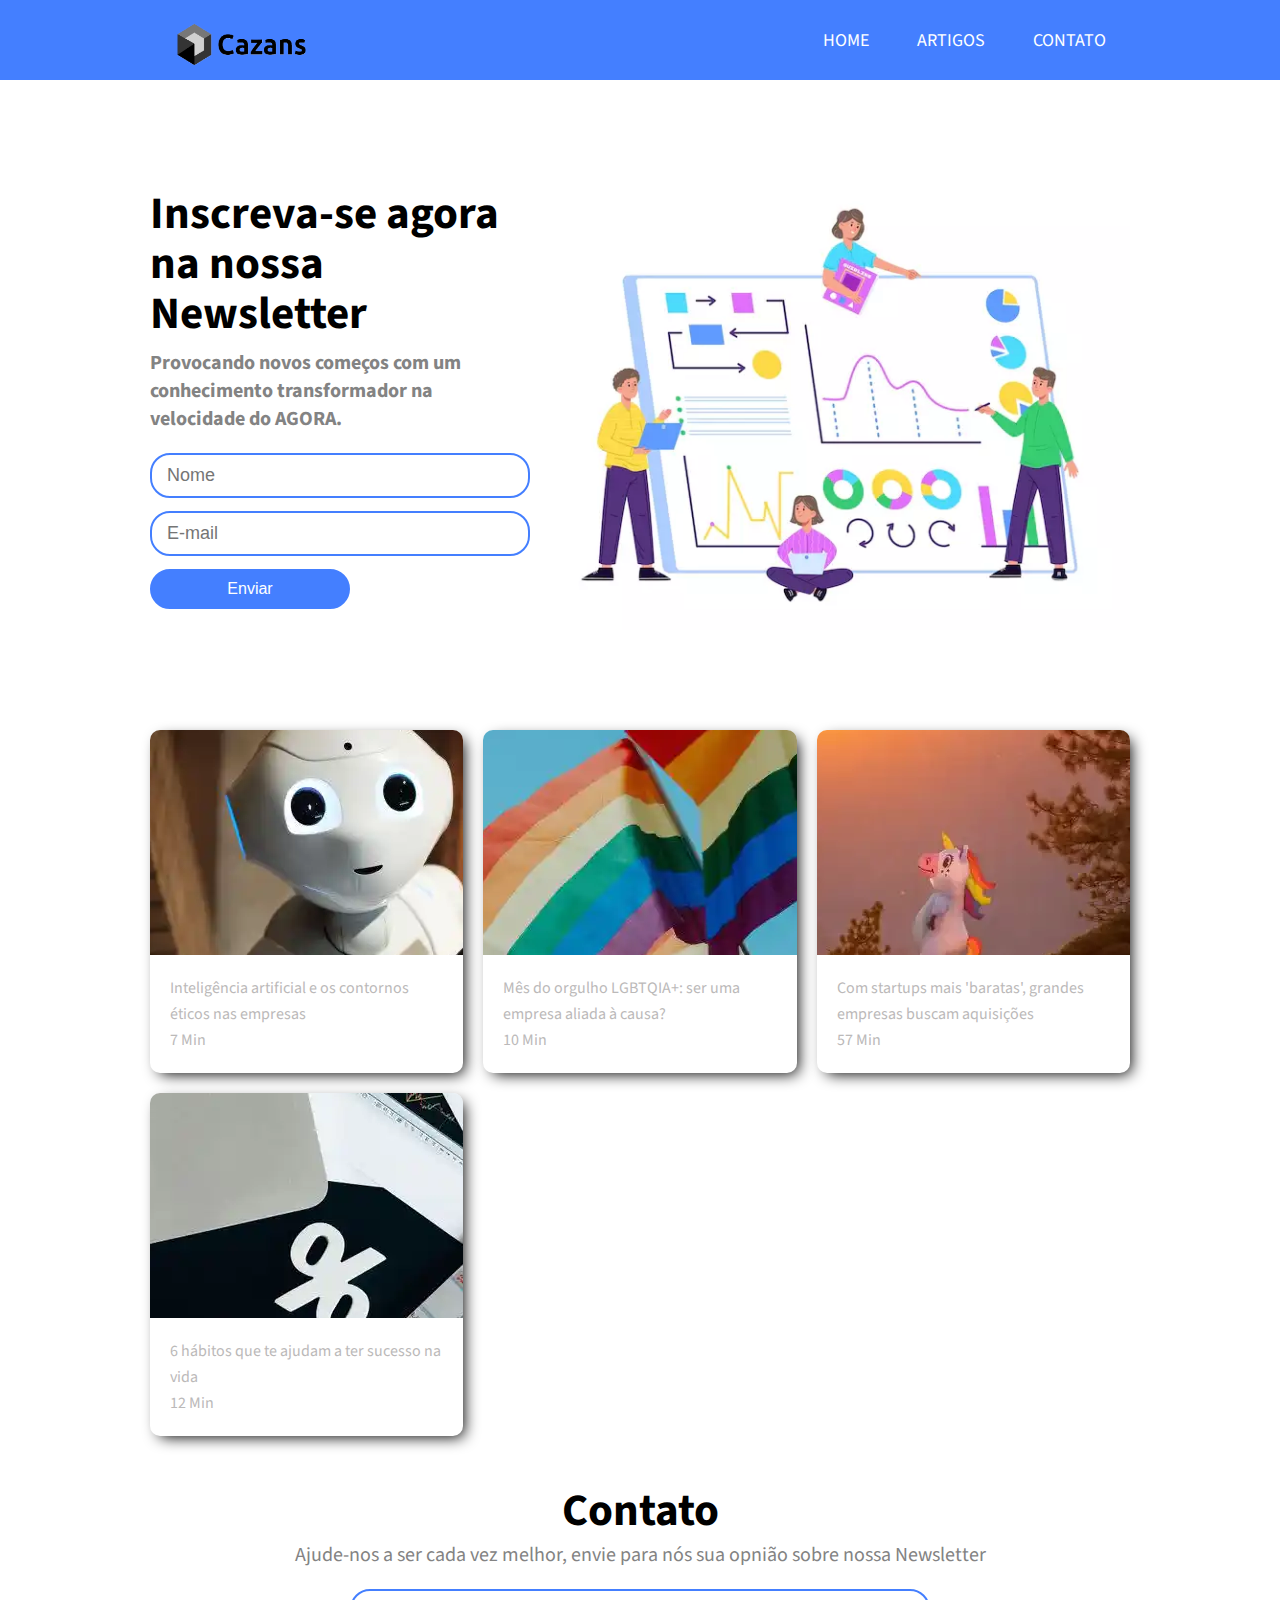
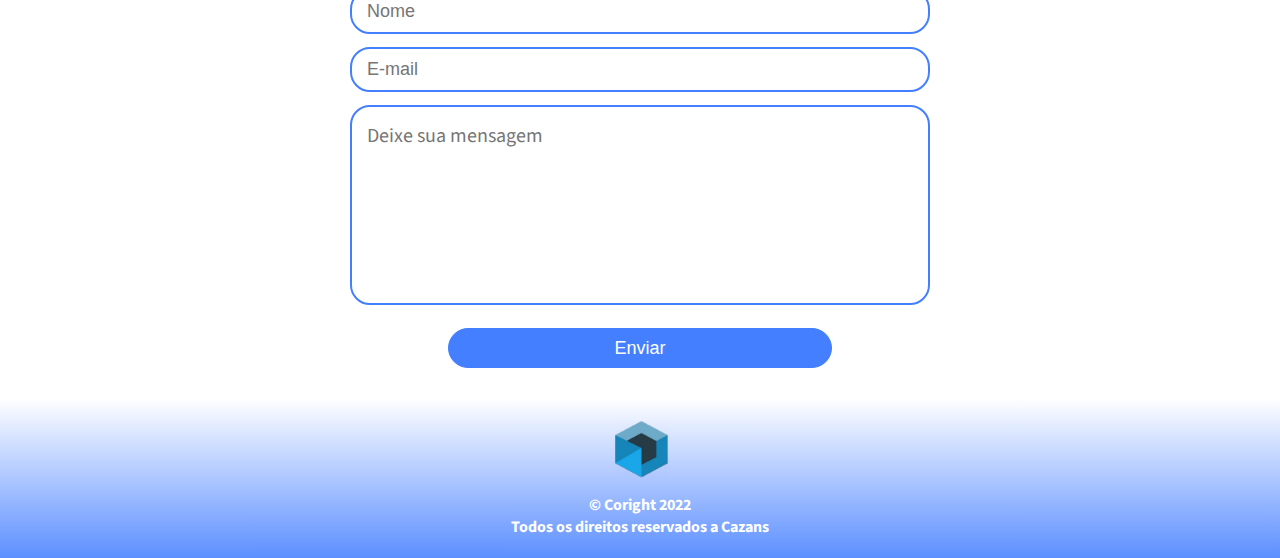
<file: index.html>
<!DOCTYPE html>
<html lang="pt-BR">

<head>
    <meta charset="UTF-8">
    <meta http-equiv="X-UA-Compatible" content="IE=edge">
    <meta name="viewport" content="width=device-width, initial-scale=1.0">
    <title>Cazans Newsletter</title>
    <link rel="icon" type="image/x-icon" href="Meu-projeto-3.ico">
    <link rel="stylesheet" href="style.css">
    <link rel="stylesheet" href="responsive.css">
</head>

<body>
    <header>
        <div class="container">
            <img src="img/Meu projeto 2.png" alt="Logo da Cazans">
            <div class="menu-section">
                <div class="container-menu">
                    <input type="checkbox" id="checkbox-menu">
                    <label class="menu-button-container" for="checkbox-menu">
                        <span></span>
                        <span></span>
                        <span></span>
                    </label>
                    <nav>
                        <ul class="menu">
                            <li>
                                <a href="#home">Home</a>
                            </li>
                            <li>
                                <a href="#artigos">Artigos</a>
                            </li>
                            <li>
                                <a href="#form">Contato</a>
                            </li>
                        </ul>
                    </nav>
                </div>
            </div>
        </div>
    </header>
    <main id="home">
        <div class="container-main">
            <div>
                <h2><span>Inscreva-se agora</span></h2>
                <h2>na nossa Newsletter</h2>
                <h3>Provocando novos começos com um conhecimento transformador na velocidade do AGORA.</h3>
                <form>
                    <input type="text" placeholder="Nome">
                    <input type="email" placeholder="E-mail">
                    <input type="submit" value="Enviar">
                </form>
            </div>
            <img src="img/register.webp" alt="">
        </div>
    </main>
    <section id="artigos" class="cards">
        <a href="./artigos/futuro/futuro.html">
            <div class="card">
                <div class="image">
                    <img src="img/futuro.webp" />
                </div>
                <div class="content">
                    <p class="title text--medium">
                        Inteligência artificial e os contornos éticos nas empresas
                    </p>
                    <div class="info">
                        <p class="text--medium">7 Min</p>
                    </div>
                </div>
            </div>
        </a>
        <a href="https://www.startse.com/artigos/mes-orgulho-lgbtqia-como-se-posicionar-e-ser-aliada">
        <div class="card">
            <div class="image">
                <img src="img/rainbow.webp" />
            </div>
            <div class="content">
                <p class="title text--medium">
                    Mês do orgulho LGBTQIA+: ser uma empresa aliada à causa?
                </p>
                <div class="info">
                    <p class="text--medium">10 Min</p>
                </div>
            </div>
        </div>
        </a>
        <div class="card">
            <div class="image">
                <img src="img/unicornio.webp" />
            </div>
            <div class="content">
                <p class="title text--medium">
                    Com startups mais 'baratas', grandes empresas buscam aquisições
                </p>
                <div class="info">
                    <p class="text--medium">57 Min</p>
                </div>
            </div>
        </div>
        <a href="https://www.startse.com/artigos/6-habitos-que-o-ajudarao-a-ter-sucesso-na-vida">
        <div class="card">
            <div class="image">
                <img src="img/comp.webp" />
            </div>
            <div class="content">
                <p class="title text--medium">
                    6 hábitos que te ajudam a ter sucesso na vida
                </p>
                <div class="info">
                    <p class="text--medium">12 Min</p>
                </div>
            </div>
        </div>
        </a>
    </section>
    <section id="form">
        <div class="desafio">
            <h2 class="form-title">Contato</h2>
            <p class="form-text">Ajude-nos a ser cada vez melhor, envie para nós sua opnião sobre nossa Newsletter</p>
           <input type="text" id="form-nome" placeholder="Nome">
           <label for="form-nome"></label>
           <input type="email" id="form-email" placeholder="E-mail">
           <label for="form-email"></label>
           <textarea name="mensagem" id="mensagem" cols="30" rows="10" placeholder="Deixe sua mensagem"></textarea>
           <input type="submit" value="Enviar" class="form-send">
        </div>
    </section>
    <footer>
        <a href="https://github.com/teocalazans" target="_blank">
            <img id="footer-logo" src="./img/Meu projeto 4.png" alt="Logo em formato de losango da Cazans desenvolvimento de software">
        </a>
        <p class="footer-text">&copy Coright 2022</p>
        <p class="footer-text">Todos os direitos reservados a Cazans</p>
    </footer>
</body>

</html>
</file>
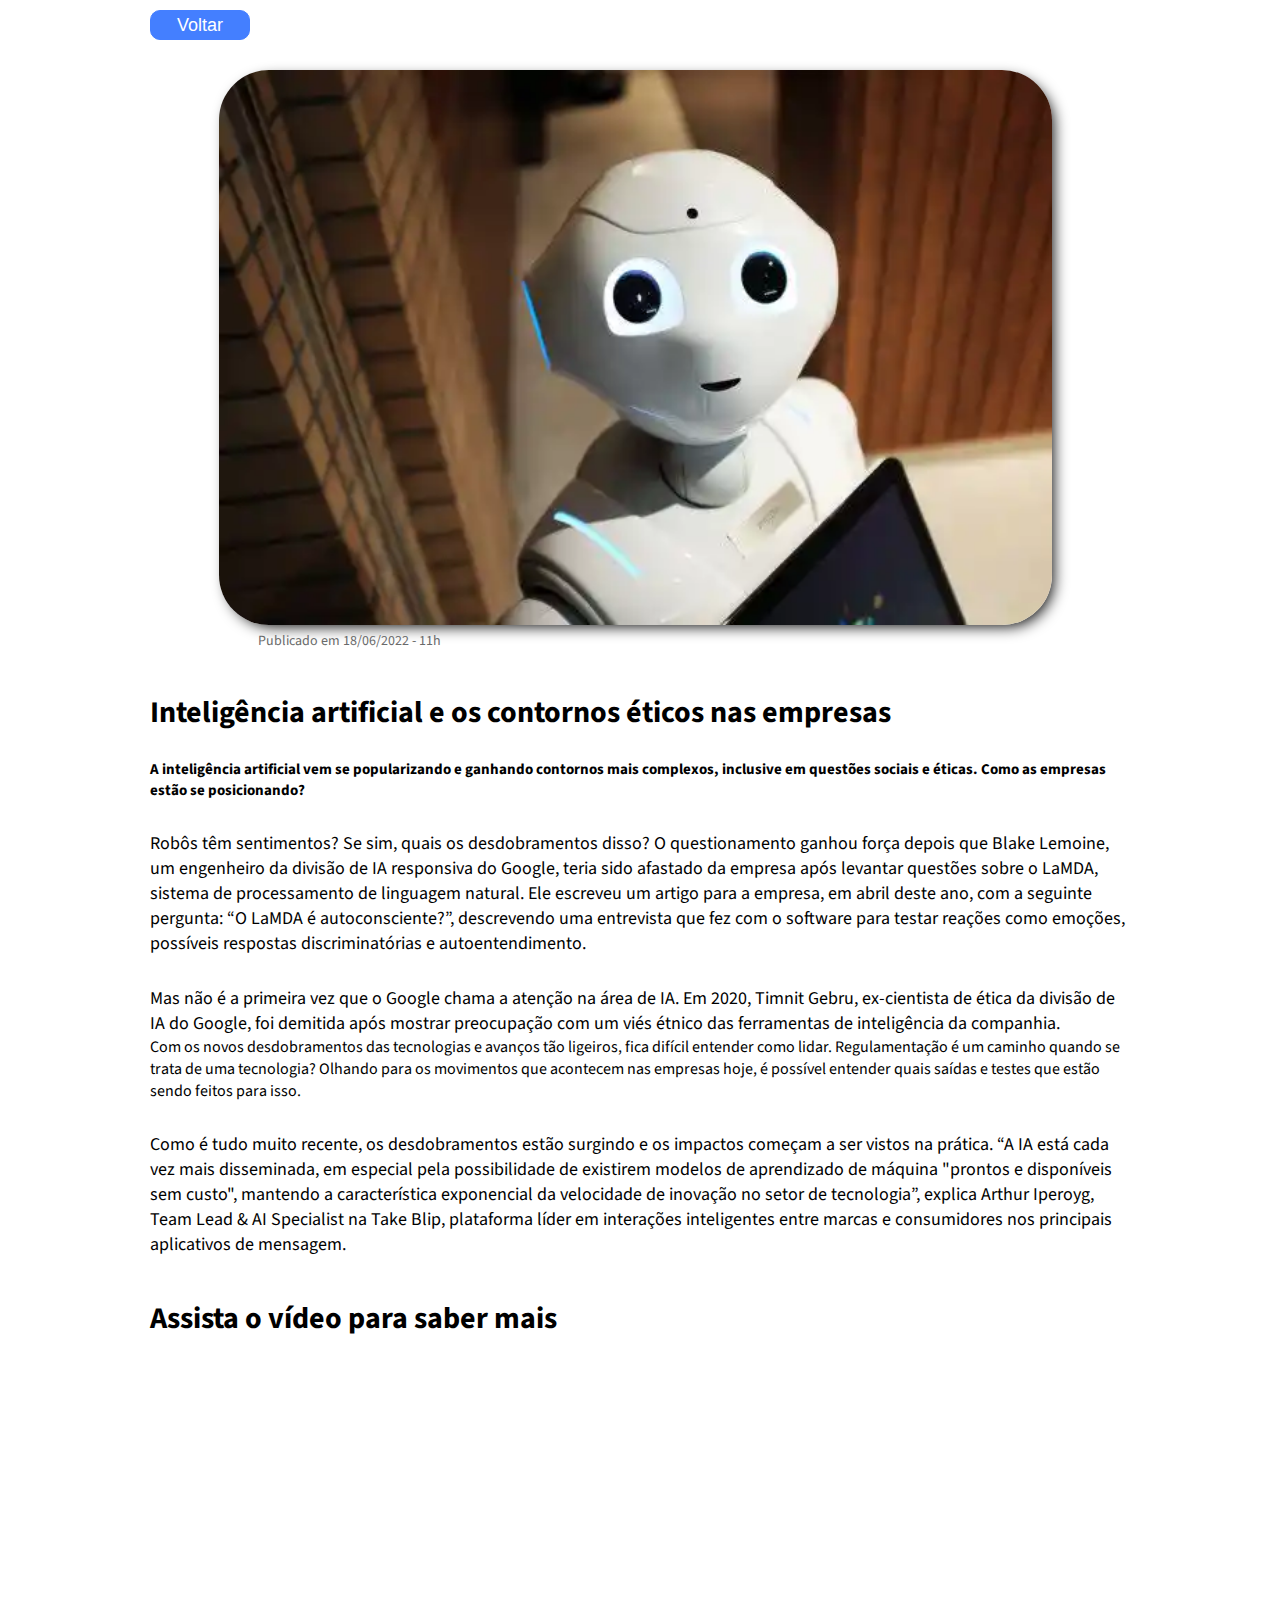
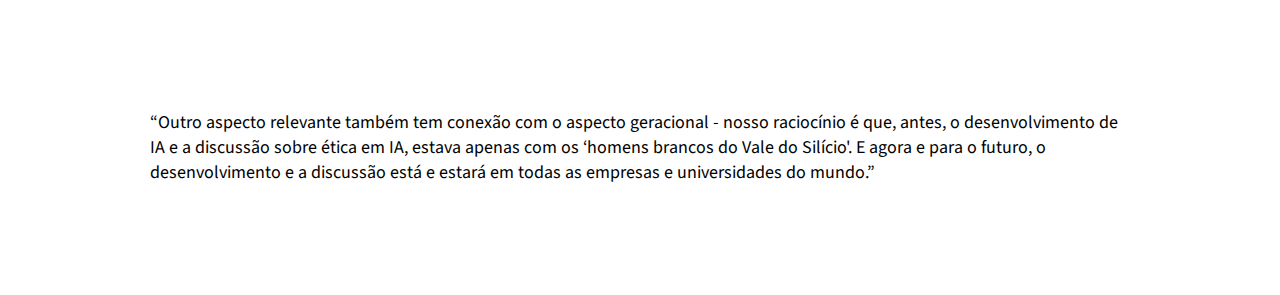
<file: artigos/futuro/futuro.html>
<!DOCTYPE html>
<html lang="pt-BR">

<head>
    <meta charset="UTF-8">
    <meta http-equiv="X-UA-Compatible" content="IE=edge">
    <meta name="viewport" content="width=device-width, initial-scale=1.0">
    <title>Cazans Artigos</title>
    <link rel="icon" type="image/x-icon" href="../../Meu-projeto-3.ico">
    <link rel="stylesheet" href="futuro.css">
</head>

<body>
    <section>
        <div>
            <a href="../../index.html">
                <button>Voltar</button>
            </a>
        </div>
        <img src="../../img/futuro.webp" alt="Imagem de um robo com olhos brilhantes">
        <p class="publication">Publicado em 18/06/2022 - 11h</p>
        <h1>Inteligência artificial e os contornos éticos nas empresas</h1>
        <h4>A inteligência artificial vem se popularizando e ganhando contornos mais complexos, inclusive em questões
            sociais e éticas. Como as empresas estão se posicionando?</h4>
        <p>Robôs têm sentimentos? Se sim, quais os desdobramentos disso? O questionamento ganhou força depois que Blake
            Lemoine, um engenheiro da divisão de IA responsiva do Google, teria sido afastado da empresa após levantar
            questões sobre o LaMDA, sistema de processamento de linguagem natural. Ele escreveu um artigo para a
            empresa, em abril deste ano, com a seguinte pergunta: “O LaMDA é autoconsciente?”, descrevendo uma
            entrevista que fez com o software para testar reações como emoções, possíveis respostas discriminatórias e
            autoentendimento.</p>
        <p>Mas não é a primeira vez que o Google chama a atenção na área de IA. Em 2020, Timnit Gebru, ex-cientista de
            ética da divisão de IA do Google, foi demitida após mostrar preocupação com um viés étnico das ferramentas
            de inteligência da companhia. </p>
        Com os novos desdobramentos das tecnologias e avanços tão ligeiros, fica difícil entender como lidar.
        Regulamentação é um caminho quando se trata de uma tecnologia? Olhando para os movimentos que acontecem nas
        empresas hoje, é possível entender quais saídas e testes que estão sendo feitos para isso.
        <p>Como é tudo muito recente, os desdobramentos estão surgindo e os impactos começam a ser vistos na prática. “A
            IA está cada vez mais disseminada, em especial pela possibilidade de existirem modelos de aprendizado de
            máquina "prontos e disponíveis sem custo", mantendo a característica exponencial da velocidade de inovação
            no setor de tecnologia”, explica Arthur Iperoyg, Team Lead & AI Specialist na Take Blip, plataforma líder em
            interações inteligentes entre marcas e consumidores nos principais aplicativos de mensagem.</p>
        <h2>Assista o vídeo para saber mais</h2>
        <div class="content-video">
            <iframe width="560" height="315" src="https://www.youtube.com/embed/wbOc6SrGOEo"
                title="YouTube video player" frameborder="0"
                allow="accelerometer; autoplay; clipboard-write; encrypted-media; gyroscope; picture-in-picture"
                allowfullscreen></iframe>
        </div>
        <p>“Outro aspecto relevante também tem conexão com o aspecto geracional - nosso raciocínio é que, antes, o
            desenvolvimento de IA e a discussão sobre ética em IA, estava apenas com os ‘homens brancos do Vale do
            Silício'. E agora e para o futuro, o desenvolvimento e a discussão está e estará em todas as empresas e
            universidades do mundo.”</p>
    </section>
</body>

</html>
</file>
<file: style.css>
@import url('https://fonts.googleapis.com/css2?family=Source+Sans+Pro:ital,wght@0,300;0,400;0,700;1,300;1,400&display=swap');

* {
    box-sizing: border-box;
    margin: 0;
    padding: 0;
    outline: 0;
}

html,
body {
    font-family: 'Source Sans Pro', Verdana, Geneva, Tahoma, sans-serif;
    text-rendering: optimizeLegibility;
    -webkit-font-smoothing: antialiased;
    scroll-behavior: smooth;
}

/* header */

header {
    background-color: #447fff;
}

header img {
    width: 200px;
    height: 60px;
}

header .container {
    display: flex;
    align-items: center;
    justify-content: space-between;
    max-width: 980px;
    height: 80px;
    margin: auto;
}

header nav ul {
    display: flex;
}

header nav li {
    list-style: none;
}

header nav ul li a {
    text-decoration: none;
    color: white;
    text-transform: uppercase;
    font-size: 18px;
    padding: 24px;
    transition: all 250ms linear 0s;
}

header nav ul li a:hover {
    background: rgba(255, 255, 255, 0.15);
}

#checkbox-menu {
    display: none;
}

/* Main */

main {
    margin-bottom: 100px;
}

main .container-main {
    display: flex;
    align-items: center;
    justify-content: space-between;
    max-width: 980px;
    margin: 100px auto 0px auto;
}

h2 {
    color: #000;
    font-size: 45px;
    line-height: 50px;
    font-weight: bold;
}

h3 {
    color: rgb(131, 131, 131);
    font-size: 20px;
    line-height: 28px;
    margin: 10px 0;
}

form {
    margin-top: 20px;
}

form input {
    width: 380px;
    padding-left: 15px;
    font-size: 18px;
    height: 45px;
    margin-bottom: 13px;
    border-radius: 20px;
    border: 2px solid #447fff;
}

form [type="submit"] {
    background-color: #447fff;
    color: white;
    width: 200px;
    padding-left: 0px;
    font-size: 16px;
    height: 40px;
}

form [type="submit"]:hover {
    cursor: pointer;
    background-color: #5c8fff;
    border: 1px solid #5c8fff;
    transform: translateY(-2px);
    transition: 0.2s ease transform;
}

main .container-main img {
    width: 600px;
}

/* cards */

a {
    text-decoration: none;
}

.cards {
    width: 90%;
    max-width: 980px;
    margin: auto;
    display: grid;
    grid-template-columns: repeat(auto-fit, minmax(250px, 1fr));
    grid-gap: 20px;
}

.text--medium {
    font-size: 16px;
    line-height: 26px;
    font-weight: 400;
    color: rgb(187, 185, 185);
}

.card {
    display: flex;
    flex-direction: column;
    cursor: pointer;
    box-shadow: 5px 5px 15px -4px #000;
    transition: all 0.3s ease 0s;
    border-radius: 10px;
}

.card:hover {
    transform: translateY(-7px);
}

.image {
    width: 100%;
    padding-top: 56.25%;
    overflow: hidden;
    position: relative;
    border-radius: 10px 10px 0 0;
    height: 225px;
}

.image img {
    position: absolute;
    border-radius: 10px;
    top: 50%;
    left: 50%;
    transform: translate(-50%, -50%);
}

.content {
    margin: 20px;
}

.title {
    margin-bottom: 0px;
}

.desafio {
    display: flex;
    flex-direction: column;
    align-items: center;
    margin-top: 30px;
}

#form {
    margin-top: 50px;
}

.form-text {
    color: rgb(131, 131, 131);
    font-size: 20px;
    line-height: 28px;
    margin: 5px 0 20px 0;  
}

#form-nome, #form-email {
    width: 580px;
    padding-left: 15px;
    font-size: 18px;
    height: 45px;
    margin-bottom: 13px;
    border-radius: 20px;
    border: 2px solid #447fff;
}

#mensagem {
    width: 580px;
    height: 200px;
    resize: none;
    font-family: 'Source Sans Pro', Verdana, Geneva, Tahoma, sans-serif;
    padding-left: 15px;
    padding-top: 15px;
    font-size: 20px;
    margin-bottom: 13px;
    border-radius: 20px;
    border: 2px solid #447fff;
}

#form [type="submit"] {
    background-color: #447fff;
    color: white;
    width: 30%;
    margin-top: 10px;
    font-size: 18px;
    height: 40px;
    border: 1px solid #447fff;
    border-radius: 20px;
}

#form [type="submit"]:hover {
    cursor: pointer;
    background-color: #5c8fff;
    border: 1px solid #5c8fff;
    transform: translateY(-2px);
    transition: 0.2s ease transform;
}

footer {
    display: flex;
    flex-direction: column;
    align-items: center;
    margin-top: 30px;
    background: rgb(57,77,255);
    background: linear-gradient(180deg, rgba(57,77,255,0) 0%, rgba(92,143,255,1) 100%);
    position: absolute;
    width: 100%;
    padding-top: 20px;
    padding-bottom: 20px;
    margin-bottom: 30px;
}

#footer-logo {
    width: 60px;
    height: 60px;
    margin-bottom: 10px;
}

footer a:hover {
    cursor: pointer;
    transform: translateY(-5px);
    transition: 0.3s ease transform;
}

.footer-text {
    font-weight: 700;
    color: white;
}
</file>
<file: responsive.css>
@media (max-width: 1000px) {
    main .container-main div {
        margin: auto;
    }

    main .container-main img {
        display: none;
    }

    h2 {
        margin-left: 50px;
    }

    div h3 {
        margin-left: 50px;
    }

    form {
        display: flex;
        align-items: center;
        width: 100%;
        padding-top: 30px;
        text-align: center;
        flex-direction: column;
    }

    input {
        margin: 12px;
    }
}

@media (max-width: 1000px) {
    .container {
        padding: 0px 20px;
    }
}

@media (max-width: 630px) {

    .container-main {
        width: 100vw;
    }

    .container-main h2,
    .container-main h3 {
        margin-left: 10px;
        width: 90%;
    }

    .container-main form input {
        width: 90%;
    }

    .menu-button-container {
        display: flex;
    }

    .menu {
        position: absolute;
        margin-top: 30px;
        flex-direction: column;
        width: 100vw;
        justify-content: center;
        align-items: center;
        left: 100%;
        transform: translateX(100vw);
        transition: 0.5s ease transform;
    }

    .menu>li {
        display: flex;
        justify-content: center;
        margin: 0;
        padding: 0px;
        width: 100%;
        color: white;
        background-color: #447fff;
        border-radius: 5px;
    }

    .menu>li:not(:last-child) {
        border-bottom: 1px solid white;
    }

    .menu li a {
        flex: 1;
        text-align: center;
    }

    nav.menu {
        width: 100%;
    }

    #checkbox-menu:checked~nav .menu {
        transform: translateX(-100vw);
        transition: 0.5 ease transform;
    }

    main .container-main img {
        display: none;
    }

    .container-menu {
        height: 100%;
        display: flex;
        align-items: center;
        justify-content: center;
    }

    label {
        cursor: pointer;
        position: relative;
        display: block;
        height: 22px;
        width: 30px;
    }

    label span {
        position: absolute;
        display: block;
        height: 5px;
        width: 100%;
        border-radius: 30px;
        background: white;
        transition: 0.25s ease-in-out;
    }

    label span:nth-child(1) {
        top: 0;
    }

    label span:nth-child(2) {
        top: 8px;
    }

    label span:nth-child(3) {
        top: 16px;
    }

    #checkbox-menu:checked+label span:nth-child(1) {
        transform: rotate(-45deg);
        top: 8px;
    }

    #checkbox-menu:checked+label span:nth-child(2) {
        opacity: 0;
    }

    #checkbox-menu:checked+label span:nth-child(3) {
        transform: rotate(45deg);
        top: 8px;
    }

    #form-nome,
    #form-email,
    #mensagem {
        width: 90%;
    }

    .form-text {
        text-align: center;
    }

    .form-send {
        display: block;
        width: 20%;
    }
}
</file>
<file: artigos/futuro/futuro.css>
@import url('https://fonts.googleapis.com/css2?family=Source+Sans+Pro:ital,wght@0,300;0,400;0,700;1,300;1,400&display=swap');

* {
    box-sizing: border-box;
    margin: 0;
    padding: 0;
    outline: 0;
}

html, body {
    font-family: 'Source Sans Pro', Verdana, Geneva, Tahoma, sans-serif;
    text-rendering: optimizeLegibility;
    -webkit-font-smoothing: antialiased;
    scroll-behavior: smooth;
}

section {
    max-width: 980px;
    margin: auto;
    transform: translateY(-10px);
}

button {
    width: 100px;
    height: 30px;
    margin: 20px 0 30px 0;
    border-radius: 10px;
    color: white;
    background-color: #447fff;
    font-size: 18px;
    border: 1px solid #447fff;
    cursor: pointer;
    transition: all 0.3s ease 0s;
}

button:hover {
    background-color: #5c8fff;
    border: 1px solid #5c8fff;
    transform: translateY(-2px);
}

img {
    width: 85%;
    margin: 0 7%;
    border-radius: 50px;
    box-shadow: 5px 5px 15px -4px black;
    transition: all 0.6s ease 0s;
    object-fit: contain;
}

img:hover {
    transform: translateY(-7px);
}

.publication {
    font-size: 14px;
    margin: 0 0 0 11%;
    color: #696a6a;
}

h1 {
    margin: 40px 0 25px 0;
    font-size: 30px;
}

 h4 {
    margin: 15px 0 15px 0;
    font-size: 15px;
 }

 p {
    margin-top: 30px;
    font-size: 18px;
 }

 p:last-child {
    padding-bottom: 100px;
 }

 h2 {
    margin: 40px 0 25px 0;
    font-size: 30px;
 }

 .content-video {
    display: flex;
    justify-content: center;
 }

 @media (max-width: 1000px) {
    section {
        padding: 0 20px;
    }

    h1 {
        font-size: 25px;
    }

    h2 {
        font-size: 25px;
    }

    p{
        font-size: 16px;
    }

    img {
        min-height: 300px;
        object-fit: cover;
    }
 }
</file>
